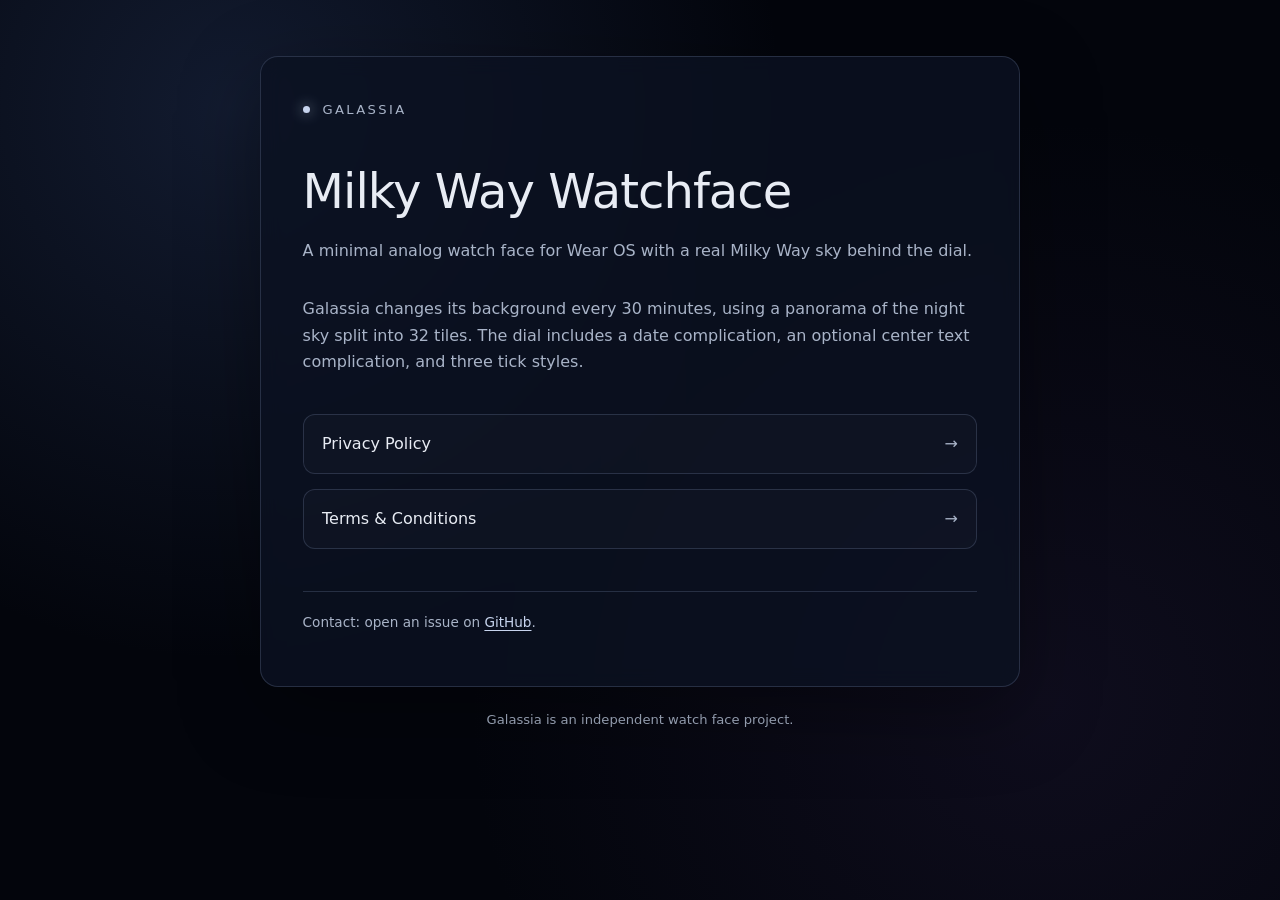
<file: docs/index.html>
<!doctype html>
<html lang="en">
  <head>
    <meta charset="utf-8" />
    <meta name="viewport" content="width=device-width, initial-scale=1" />
    <title>Galassia — Milky Way Watchface</title>
    <meta
      name="description"
      content="Galassia is a minimal analog Wear OS watch face with a real Milky Way background."
    />
    <link rel="stylesheet" href="assets/style.css" />
  </head>
  <body>
    <main>
      <div class="card">
        <div class="brand">
          <span class="dot"></span>
          <a href="./">Galassia</a>
        </div>
        <h1>Milky Way Watchface</h1>
        <p class="subtitle">
          A minimal analog watch face for Wear OS with a real Milky Way sky
          behind the dial.
        </p>

        <p>
          Galassia changes its background every 30 minutes, using a panorama of
          the night sky split into 32 tiles. The dial includes a date
          complication, an optional center text complication, and three tick
          styles.
        </p>

        <div class="links">
          <a class="link-card" href="privacy/">
            <span>Privacy Policy</span>
            <span>→</span>
          </a>
          <a class="link-card" href="terms/">
            <span>Terms &amp; Conditions</span>
            <span>→</span>
          </a>
        </div>

        <p class="updated">
          Contact: open an issue on
          <a href="https://github.com/emavgl/astro-watchface/issues"
            >GitHub</a
          >.
        </p>
      </div>
      <footer>Galassia is an independent watch face project.</footer>
    </main>
  </body>
</html>
</file>
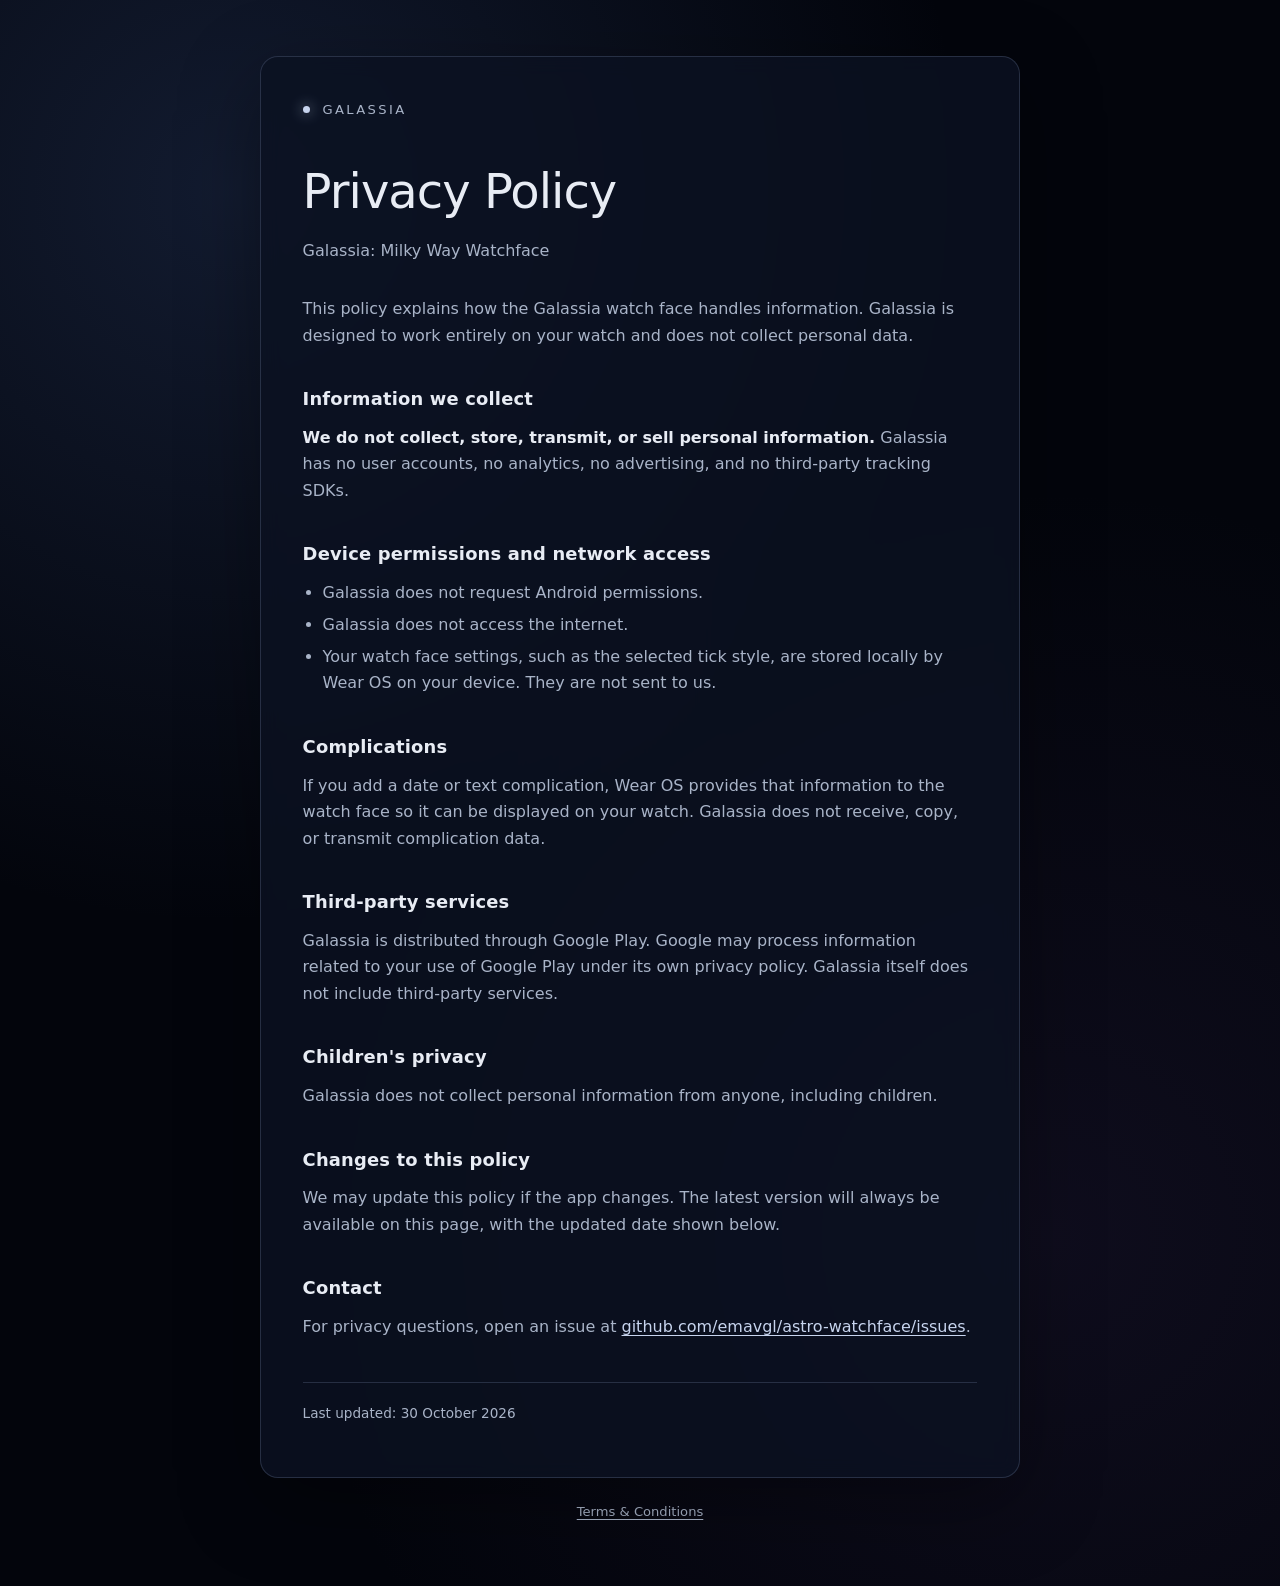
<file: docs/privacy/index.html>
<!doctype html>
<html lang="en">
  <head>
    <meta charset="utf-8" />
    <meta name="viewport" content="width=device-width, initial-scale=1" />
    <title>Privacy Policy — Galassia</title>
    <meta
      name="description"
      content="Privacy policy for Galassia: Milky Way Watchface."
    />
    <link rel="stylesheet" href="../assets/style.css" />
  </head>
  <body>
    <main>
      <div class="card">
        <div class="brand">
          <span class="dot"></span>
          <a href="../">Galassia</a>
        </div>
        <h1>Privacy Policy</h1>
        <p class="subtitle">Galassia: Milky Way Watchface</p>

        <p>
          This policy explains how the Galassia watch face handles information.
          Galassia is designed to work entirely on your watch and does not
          collect personal data.
        </p>

        <h2>Information we collect</h2>
        <p>
          <strong>We do not collect, store, transmit, or sell personal
          information.</strong>
          Galassia has no user accounts, no analytics, no advertising, and no
          third-party tracking SDKs.
        </p>

        <h2>Device permissions and network access</h2>
        <ul>
          <li>Galassia does not request Android permissions.</li>
          <li>Galassia does not access the internet.</li>
          <li>
            Your watch face settings, such as the selected tick style, are
            stored locally by Wear OS on your device. They are not sent to us.
          </li>
        </ul>

        <h2>Complications</h2>
        <p>
          If you add a date or text complication, Wear OS provides that
          information to the watch face so it can be displayed on your watch.
          Galassia does not receive, copy, or transmit complication data.
        </p>

        <h2>Third-party services</h2>
        <p>
          Galassia is distributed through Google Play. Google may process
          information related to your use of Google Play under its own privacy
          policy. Galassia itself does not include third-party services.
        </p>

        <h2>Children's privacy</h2>
        <p>
          Galassia does not collect personal information from anyone, including
          children.
        </p>

        <h2>Changes to this policy</h2>
        <p>
          We may update this policy if the app changes. The latest version will
          always be available on this page, with the updated date shown below.
        </p>

        <h2>Contact</h2>
        <p>
          For privacy questions, open an issue at
          <a href="https://github.com/emavgl/astro-watchface/issues"
            >github.com/emavgl/astro-watchface/issues</a
          >.
        </p>

        <p class="updated">Last updated: 30 October 2026</p>
      </div>
      <footer><a href="../terms/">Terms &amp; Conditions</a></footer>
    </main>
  </body>
</html>
</file>
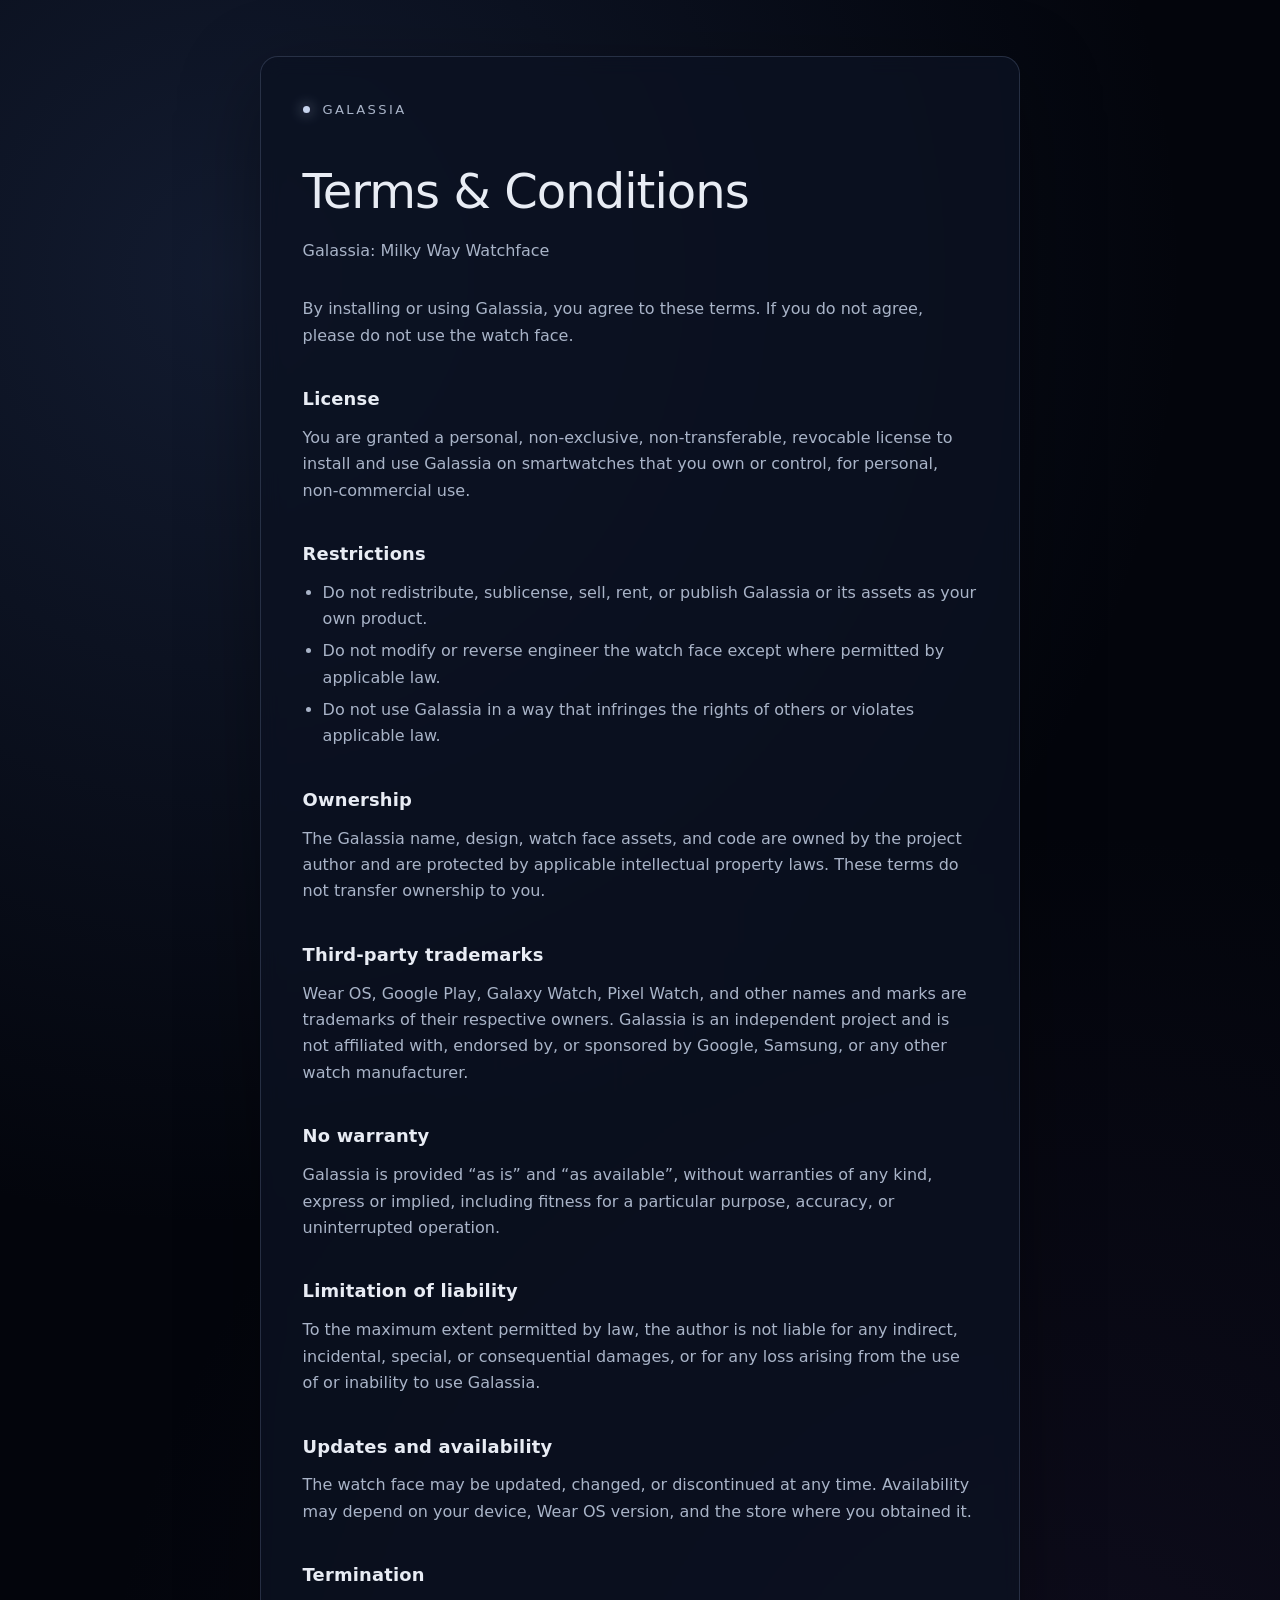
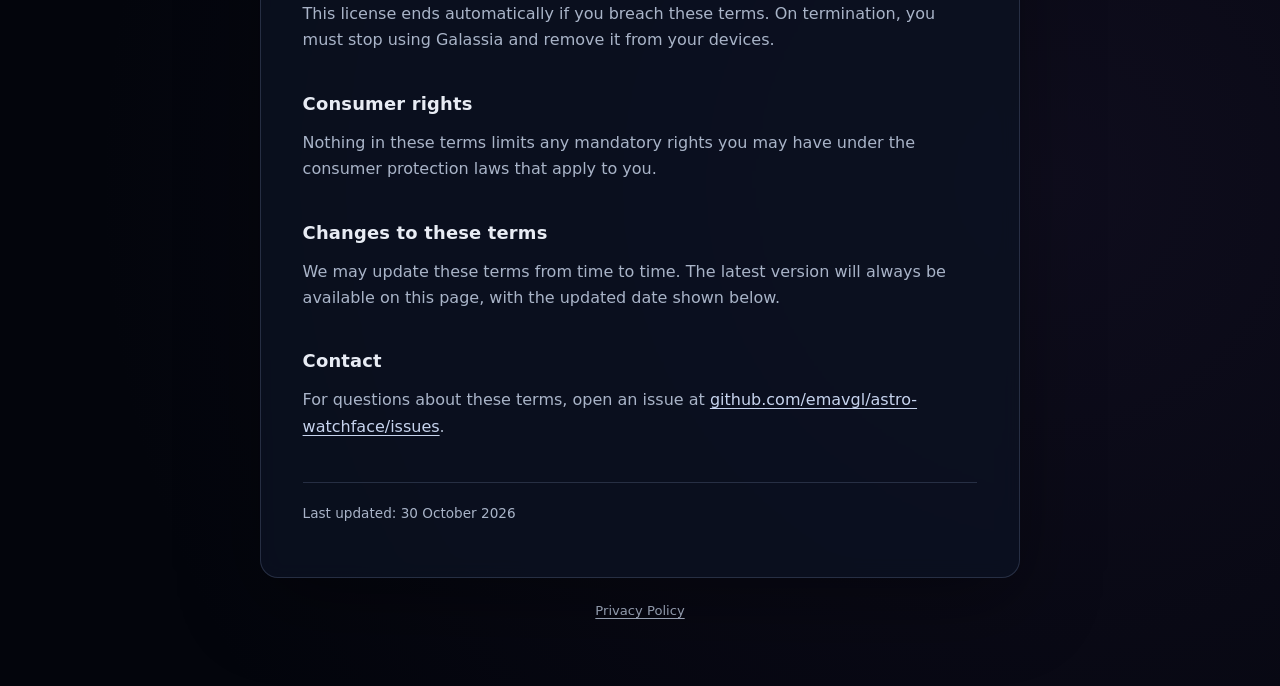
<file: docs/terms/index.html>
<!doctype html>
<html lang="en">
  <head>
    <meta charset="utf-8" />
    <meta name="viewport" content="width=device-width, initial-scale=1" />
    <title>Terms &amp; Conditions — Galassia</title>
    <meta
      name="description"
      content="Terms and conditions for Galassia: Milky Way Watchface."
    />
    <link rel="stylesheet" href="../assets/style.css" />
  </head>
  <body>
    <main>
      <div class="card">
        <div class="brand">
          <span class="dot"></span>
          <a href="../">Galassia</a>
        </div>
        <h1>Terms &amp; Conditions</h1>
        <p class="subtitle">Galassia: Milky Way Watchface</p>

        <p>
          By installing or using Galassia, you agree to these terms. If you do
          not agree, please do not use the watch face.
        </p>

        <h2>License</h2>
        <p>
          You are granted a personal, non-exclusive, non-transferable, revocable
          license to install and use Galassia on smartwatches that you own or
          control, for personal, non-commercial use.
        </p>

        <h2>Restrictions</h2>
        <ul>
          <li>
            Do not redistribute, sublicense, sell, rent, or publish Galassia or
            its assets as your own product.
          </li>
          <li>
            Do not modify or reverse engineer the watch face except where
            permitted by applicable law.
          </li>
          <li>
            Do not use Galassia in a way that infringes the rights of others or
            violates applicable law.
          </li>
        </ul>

        <h2>Ownership</h2>
        <p>
          The Galassia name, design, watch face assets, and code are owned by
          the project author and are protected by applicable intellectual
          property laws. These terms do not transfer ownership to you.
        </p>

        <h2>Third-party trademarks</h2>
        <p>
          Wear OS, Google Play, Galaxy Watch, Pixel Watch, and other names and
          marks are trademarks of their respective owners. Galassia is an
          independent project and is not affiliated with, endorsed by, or
          sponsored by Google, Samsung, or any other watch manufacturer.
        </p>

        <h2>No warranty</h2>
        <p>
          Galassia is provided “as is” and “as available”, without warranties of
          any kind, express or implied, including fitness for a particular
          purpose, accuracy, or uninterrupted operation.
        </p>

        <h2>Limitation of liability</h2>
        <p>
          To the maximum extent permitted by law, the author is not liable for
          any indirect, incidental, special, or consequential damages, or for
          any loss arising from the use of or inability to use Galassia.
        </p>

        <h2>Updates and availability</h2>
        <p>
          The watch face may be updated, changed, or discontinued at any time.
          Availability may depend on your device, Wear OS version, and the
          store where you obtained it.
        </p>

        <h2>Termination</h2>
        <p>
          This license ends automatically if you breach these terms. On
          termination, you must stop using Galassia and remove it from your
          devices.
        </p>

        <h2>Consumer rights</h2>
        <p>
          Nothing in these terms limits any mandatory rights you may have under
          the consumer protection laws that apply to you.
        </p>

        <h2>Changes to these terms</h2>
        <p>
          We may update these terms from time to time. The latest version will
          always be available on this page, with the updated date shown below.
        </p>

        <h2>Contact</h2>
        <p>
          For questions about these terms, open an issue at
          <a href="https://github.com/emavgl/astro-watchface/issues"
            >github.com/emavgl/astro-watchface/issues</a
          >.
        </p>

        <p class="updated">Last updated: 30 October 2026</p>
      </div>
      <footer><a href="../privacy/">Privacy Policy</a></footer>
    </main>
  </body>
</html>
</file>
<file: docs/assets/style.css>
:root {
  color-scheme: dark;
  --bg: #03050c;
  --panel: rgba(12, 18, 34, 0.82);
  --border: rgba(140, 160, 200, 0.22);
  --text: #e8ecf4;
  --muted: #a9b4c8;
  --accent: #c7d4ee;
}

* {
  box-sizing: border-box;
}

body {
  margin: 0;
  min-height: 100vh;
  background:
    radial-gradient(circle at 18% 12%, rgba(58, 84, 140, 0.28), transparent 42%),
    radial-gradient(circle at 82% 78%, rgba(52, 38, 84, 0.24), transparent 46%),
    var(--bg);
  color: var(--text);
  font-family: ui-sans-serif, system-ui, -apple-system, "Segoe UI", Roboto, Helvetica, Arial, sans-serif;
  line-height: 1.65;
}

main {
  width: min(760px, calc(100% - 2rem));
  margin: 0 auto;
  padding: 3.5rem 0 4rem;
}

.card {
  background: var(--panel);
  border: 1px solid var(--border);
  border-radius: 18px;
  padding: clamp(1.5rem, 4vw, 2.6rem);
  box-shadow: 0 24px 80px rgba(0, 0, 0, 0.35);
  backdrop-filter: blur(10px);
}

.brand {
  display: flex;
  align-items: center;
  gap: 0.8rem;
  margin-bottom: 2rem;
  color: var(--muted);
  font-size: 0.82rem;
  letter-spacing: 0.18em;
  text-transform: uppercase;
}

.brand a {
  color: inherit;
  text-decoration: none;
}

.brand a:hover {
  color: var(--text);
}

.dot {
  width: 7px;
  height: 7px;
  border-radius: 50%;
  background: var(--accent);
  box-shadow: 0 0 14px rgba(199, 212, 238, 0.75);
}

h1 {
  margin: 0 0 0.4rem;
  font-size: clamp(2rem, 6vw, 3rem);
  font-weight: 350;
  letter-spacing: -0.02em;
}

.subtitle {
  margin: 0 0 2rem;
  color: var(--muted);
}

h2 {
  margin: 2.2rem 0 0.7rem;
  font-size: 1.12rem;
  font-weight: 600;
  letter-spacing: 0.01em;
}

p,
li {
  color: var(--muted);
}

p {
  margin: 0.7rem 0;
}

ul {
  margin: 0.6rem 0;
  padding-left: 1.25rem;
}

li {
  margin: 0.35rem 0;
}

a {
  color: var(--accent);
  text-underline-offset: 3px;
}

strong {
  color: var(--text);
  font-weight: 600;
}

.links {
  display: grid;
  gap: 0.9rem;
  margin-top: 2.4rem;
}

.link-card {
  display: flex;
  align-items: center;
  justify-content: space-between;
  gap: 1rem;
  padding: 1rem 1.15rem;
  border: 1px solid var(--border);
  border-radius: 12px;
  color: var(--text);
  text-decoration: none;
  background: rgba(255, 255, 255, 0.02);
  transition: border-color 0.18s ease, background 0.18s ease;
}

.link-card:hover {
  border-color: rgba(180, 198, 230, 0.42);
  background: rgba(255, 255, 255, 0.045);
}

.link-card span:last-child {
  color: var(--muted);
}

.updated {
  margin-top: 2.6rem;
  padding-top: 1.2rem;
  border-top: 1px solid var(--border);
  color: var(--muted);
  font-size: 0.85rem;
}

footer {
  margin-top: 1.4rem;
  text-align: center;
  color: var(--muted);
  font-size: 0.82rem;
}

footer a {
  color: inherit;
}
</file>
